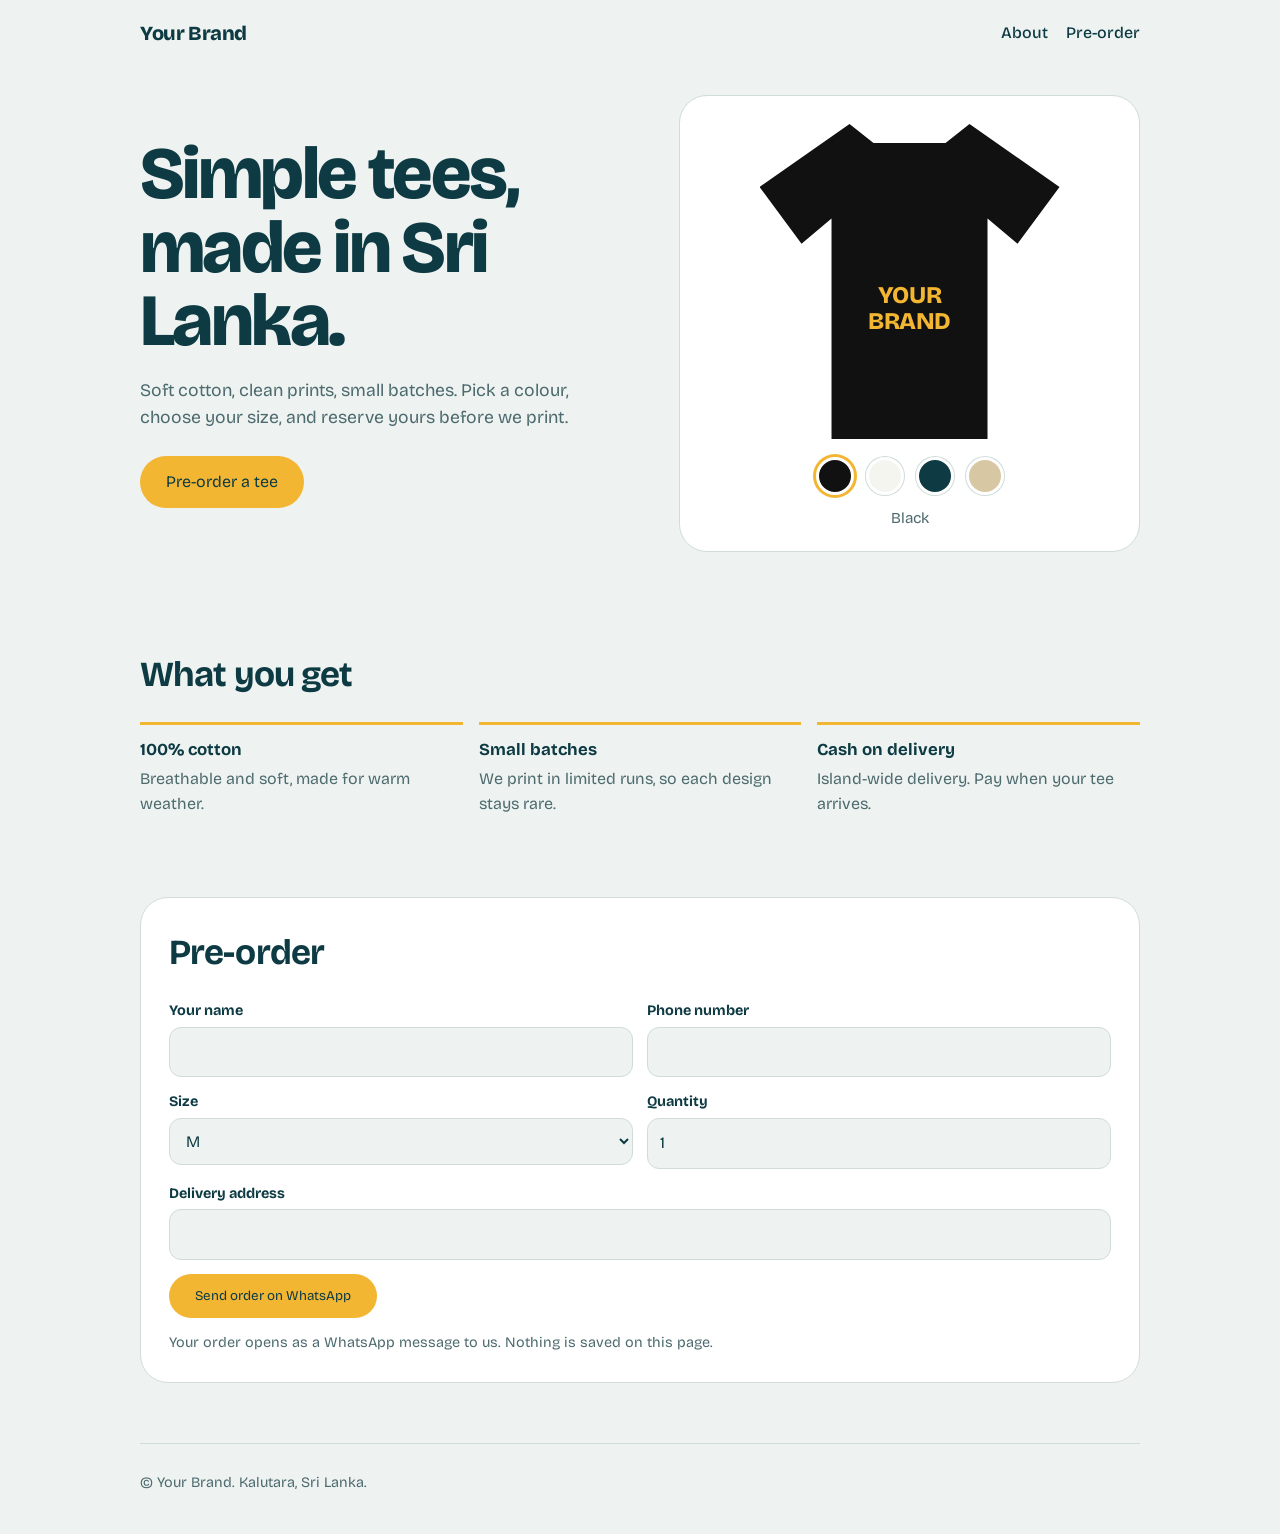
<file: Your Brand – T-shirt test page.html>
<!DOCTYPE html>
<html lang="en">
<head>
<meta charset="utf-8">
<meta name="viewport" content="width=device-width, initial-scale=1, viewport-fit=cover">
<title>Your Brand – T-shirts</title>
<link rel="preconnect" href="https://fonts.googleapis.com">
<link rel="preconnect" href="https://fonts.gstatic.com" crossorigin>
<link href="https://fonts.googleapis.com/css2?family=Bricolage+Grotesque:opsz,wght@12..96,400;12..96,700;12..96,800&display=swap" rel="stylesheet">
<style>
:root{
  --bg:#eef3f1; --ink:#0e3b43; --muted:#4d6a6e; --card:#fff; --line:#cfdcd9; --accent:#f2b632; --on-accent:#0e3b43;
  box-sizing:border-box; padding-top:env(safe-area-inset-top,0px); padding-bottom:env(safe-area-inset-bottom,0px);
}
@media (prefers-color-scheme:dark){
  :root:not([data-theme="light"]){--bg:#0b1d21;--ink:#e8f1ef;--muted:#9bb4b3;--card:#12292e;--line:#23424a;}
}
:root[data-theme="dark"]{--bg:#0b1d21;--ink:#e8f1ef;--muted:#9bb4b3;--card:#12292e;--line:#23424a;}
html{scroll-padding-top:env(safe-area-inset-top,0px);scroll-behavior:smooth}
*,*::before,*::after{box-sizing:inherit}
body{margin:0;background:var(--bg);color:var(--ink);font-family:"Bricolage Grotesque",system-ui,-apple-system,"Segoe UI",sans-serif;line-height:1.55}
.wrap{max-width:1040px;margin:0 auto;padding:0 20px}
header{display:flex;justify-content:space-between;align-items:center;padding:18px 0}
.logo{font-weight:800;font-size:1.25rem;letter-spacing:-.02em}
nav a{color:var(--ink);text-decoration:none;margin-left:18px;font-weight:500}
nav a:hover{text-decoration:underline}
a:focus-visible,button:focus-visible,input:focus-visible,select:focus-visible{outline:3px solid var(--accent);outline-offset:2px}
.hero{display:grid;grid-template-columns:1.1fr 1fr;gap:32px;align-items:center;padding:28px 0 56px}
h1{font-size:clamp(2.4rem,7vw,4.6rem);line-height:1;letter-spacing:-.035em;margin:0 0 18px;font-weight:800}
.lead{font-size:1.1rem;color:var(--muted);max-width:42ch;margin:0 0 24px}
.btn{display:inline-block;background:var(--accent);color:var(--on-accent);font:700 1rem inherit;font-family:inherit;border:0;border-radius:999px;padding:14px 26px;text-decoration:none;cursor:pointer}
.btn:hover{filter:brightness(.95)}
.stage{background:var(--card);border:1px solid var(--line);border-radius:28px;padding:28px 20px 20px;text-align:center}
.shirt{--tee:#111;--print:#f2b632;position:relative;width:min(300px,80%);aspect-ratio:1/1.05;margin:0 auto 18px;background:var(--tee);transition:background .25s;
  clip-path:polygon(30% 0,38% 6%,62% 6%,70% 0,100% 20%,86% 38%,76% 30%,76% 100%,24% 100%,24% 30%,14% 38%,0 20%);
  display:grid;place-items:center}
.shirt span{font-weight:800;font-size:clamp(1.1rem,4vw,1.5rem);letter-spacing:-.02em;color:var(--print);margin-top:18%;text-align:center;line-height:1.05}
.swatches{display:flex;gap:12px;justify-content:center}
.sw{width:38px;height:38px;border-radius:50%;border:3px solid var(--card);box-shadow:0 0 0 1px var(--line);cursor:pointer;padding:0}
.sw[aria-pressed="true"]{box-shadow:0 0 0 3px var(--accent)}
.name{margin:12px 0 0;color:var(--muted);font-size:.95rem}
section{padding:40px 0}
h2{font-size:clamp(1.6rem,4vw,2.2rem);letter-spacing:-.025em;margin:0 0 20px}
.facts{display:grid;grid-template-columns:repeat(3,1fr);gap:16px}
.fact{border-top:3px solid var(--accent);padding-top:12px}
.fact h3{margin:0 0 4px;font-size:1.05rem}
.fact p{margin:0;color:var(--muted)}
.order{background:var(--card);border:1px solid var(--line);border-radius:28px;padding:28px}
.order form{display:grid;grid-template-columns:repeat(2,1fr);gap:14px}
label{display:block;font-weight:700;font-size:.9rem;margin-bottom:4px}
input,select{width:100%;font:inherit;color:var(--ink);background:var(--bg);border:1px solid var(--line);border-radius:12px;padding:12px}
.full{grid-column:1/-1}
.note{color:var(--muted);font-size:.9rem;margin:14px 0 0}
footer{padding:28px 0 40px;color:var(--muted);font-size:.9rem;border-top:1px solid var(--line);margin-top:20px}
@media (max-width:760px){
  .hero{grid-template-columns:1fr}
  .facts{grid-template-columns:1fr}
  .order form{grid-template-columns:1fr}
  nav a{margin-left:12px}
}
@media (prefers-reduced-motion:reduce){html{scroll-behavior:auto}.shirt{transition:none}}
</style>
</head>
<body>
<div class="wrap">
  <header>
    <div class="logo">Your Brand</div>
    <nav><a href="#about">About</a><a href="#order">Pre-order</a></nav>
  </header>

  <main>
    <div class="hero">
      <div>
        <h1>Simple tees, made in Sri Lanka.</h1>
        <p class="lead">Soft cotton, clean prints, small batches. Pick a colour, choose your size, and reserve yours before we print.</p>
        <a class="btn" href="#order">Pre-order a tee</a>
      </div>
      <div class="stage">
        <div class="shirt" id="shirt" role="img" aria-label="T-shirt preview"><span>YOUR<br>BRAND</span></div>
        <div class="swatches" role="group" aria-label="Choose colour">
          <button class="sw" data-c="#111111" data-p="#f2b632" data-n="Black" aria-label="Black" aria-pressed="true" style="background:#111"></button>
          <button class="sw" data-c="#f5f5f0" data-p="#0e3b43" data-n="White" aria-label="White" aria-pressed="false" style="background:#f5f5f0"></button>
          <button class="sw" data-c="#0e3b43" data-p="#f2b632" data-n="Ocean" aria-label="Ocean" aria-pressed="false" style="background:#0e3b43"></button>
          <button class="sw" data-c="#d8c7a3" data-p="#0e3b43" data-n="Sand" aria-label="Sand" aria-pressed="false" style="background:#d8c7a3"></button>
        </div>
        <p class="name" id="cname">Black</p>
      </div>
    </div>

    <section id="about">
      <h2>What you get</h2>
      <div class="facts">
        <div class="fact"><h3>100% cotton</h3><p>Breathable and soft, made for warm weather.</p></div>
        <div class="fact"><h3>Small batches</h3><p>We print in limited runs, so each design stays rare.</p></div>
        <div class="fact"><h3>Cash on delivery</h3><p>Island-wide delivery. Pay when your tee arrives.</p></div>
      </div>
    </section>

    <section id="order">
      <div class="order">
        <h2>Pre-order</h2>
        <form id="form">
          <div><label for="nm">Your name</label><input id="nm" required autocomplete="name"></div>
          <div><label for="ph">Phone number</label><input id="ph" type="tel" required autocomplete="tel"></div>
          <div><label for="sz">Size</label>
            <select id="sz"><option>S</option><option selected>M</option><option>L</option><option>XL</option></select></div>
          <div><label for="qt">Quantity</label><input id="qt" type="number" min="1" max="10" value="1"></div>
          <div class="full"><label for="ad">Delivery address</label><input id="ad" required autocomplete="street-address"></div>
          <div class="full"><button class="btn" type="submit">Send order on WhatsApp</button></div>
        </form>
        <p class="note">Your order opens as a WhatsApp message to us. Nothing is saved on this page.</p>
      </div>
    </section>
  </main>

  <footer>© Your Brand. Kalutara, Sri Lanka.</footer>
</div>

<script>
  // Change this to your WhatsApp number, with country code and no + or spaces
  var WHATSAPP = "94700000000";
  var shirt = document.getElementById("shirt"), cname = document.getElementById("cname");
  var color = "Black";
  document.querySelectorAll(".sw").forEach(function(b){
    b.addEventListener("click", function(){
      document.querySelectorAll(".sw").forEach(function(x){x.setAttribute("aria-pressed","false")});
      b.setAttribute("aria-pressed","true");
      shirt.style.setProperty("--tee", b.dataset.c);
      shirt.style.setProperty("--print", b.dataset.p);
      color = b.dataset.n; cname.textContent = color;
    });
  });
  document.getElementById("form").addEventListener("submit", function(e){
    e.preventDefault();
    var v = function(id){return document.getElementById(id).value.trim()};
    var msg = "Hi! I'd like to pre-order:\n" + v("qt") + " x " + color + " tee, size " + v("sz") +
      "\nName: " + v("nm") + "\nPhone: " + v("ph") + "\nAddress: " + v("ad");
    window.open("https://wa.me/" + WHATSAPP + "?text=" + encodeURIComponent(msg), "_blank");
  });
</script>
</body>
</html>
</file>
